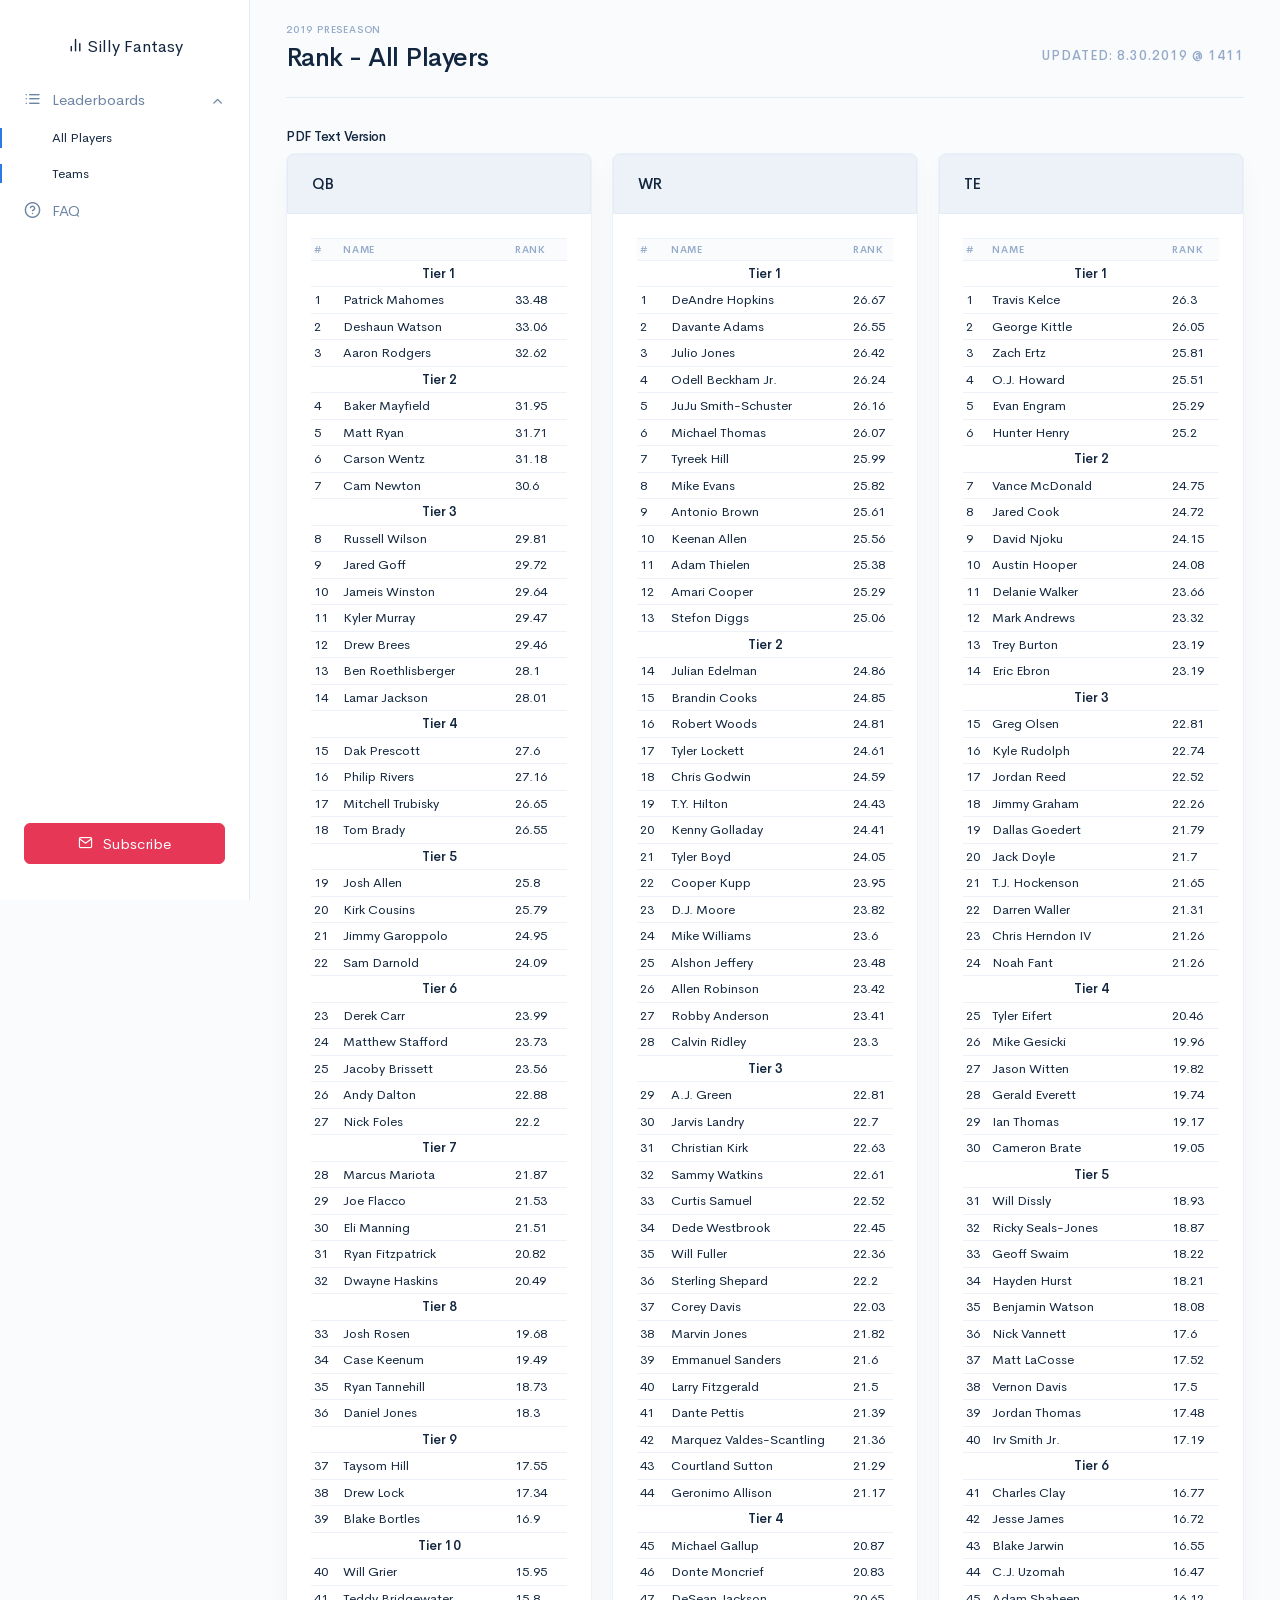
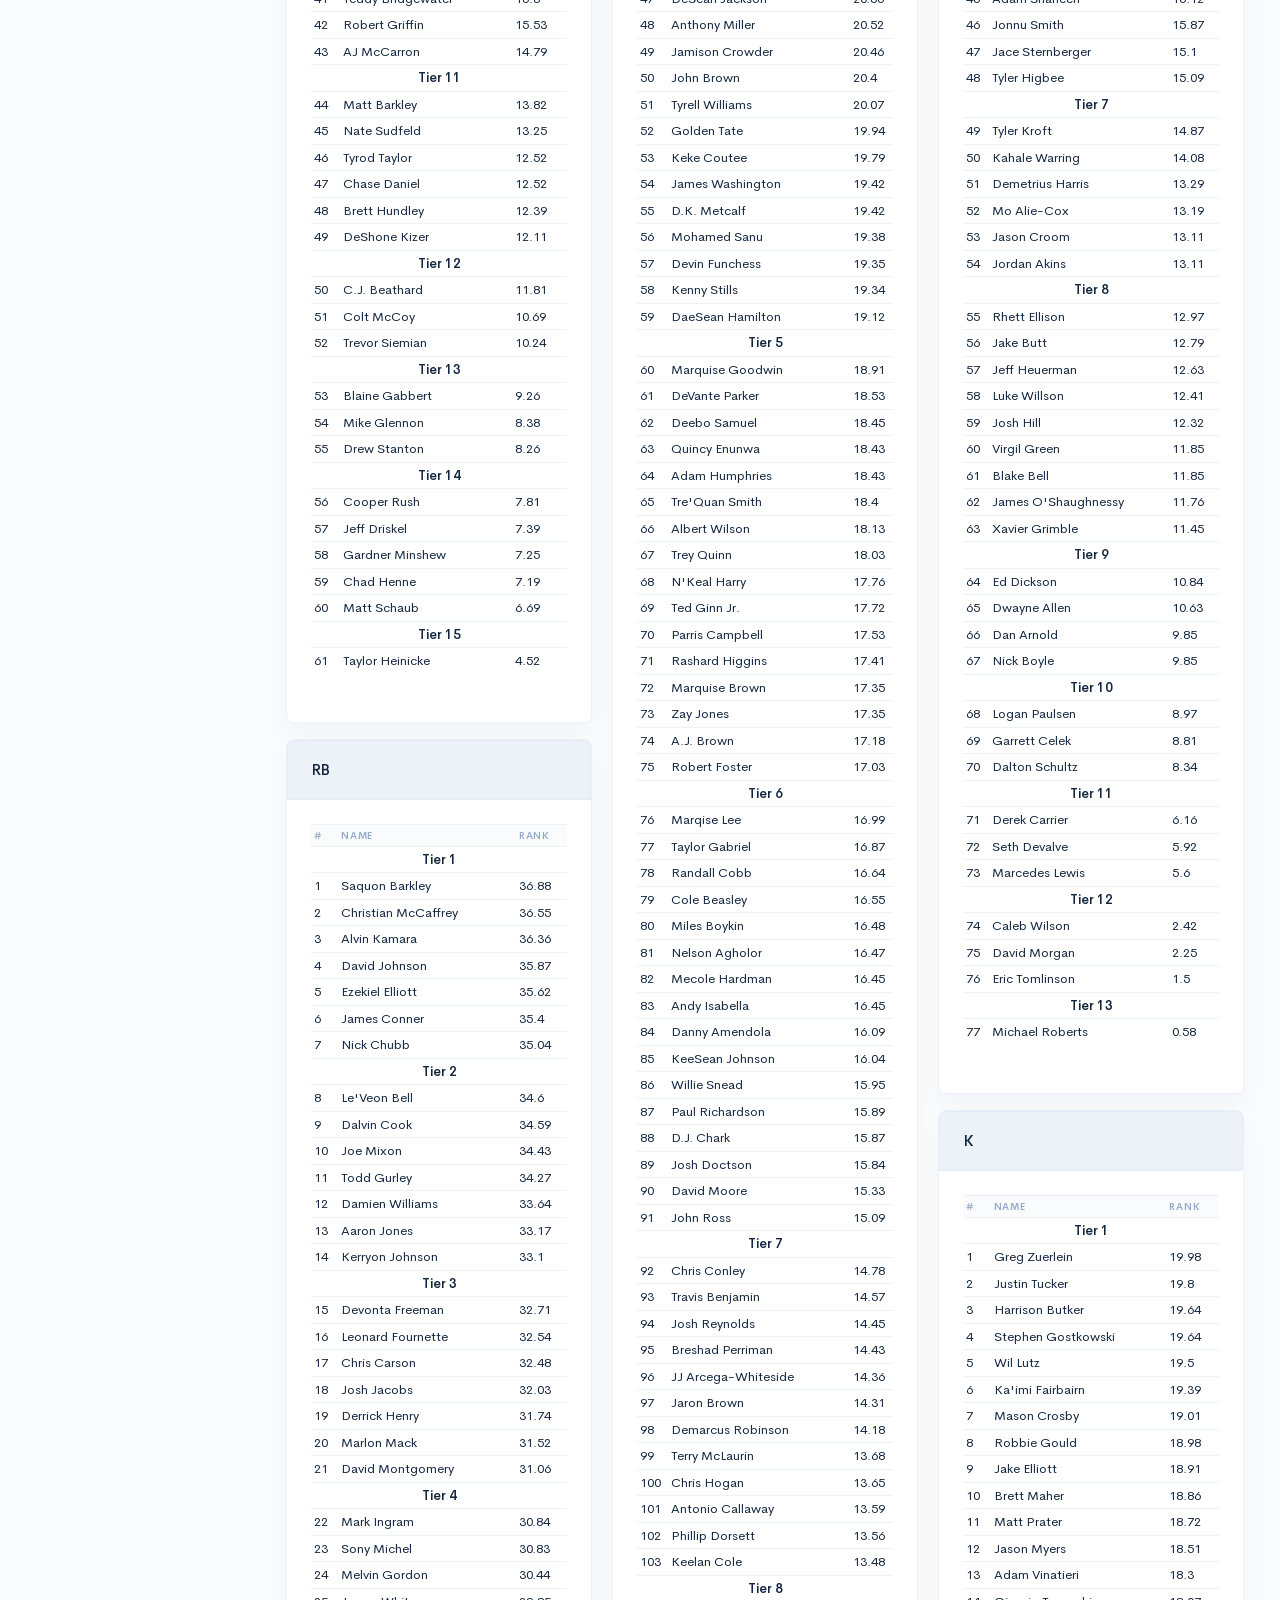
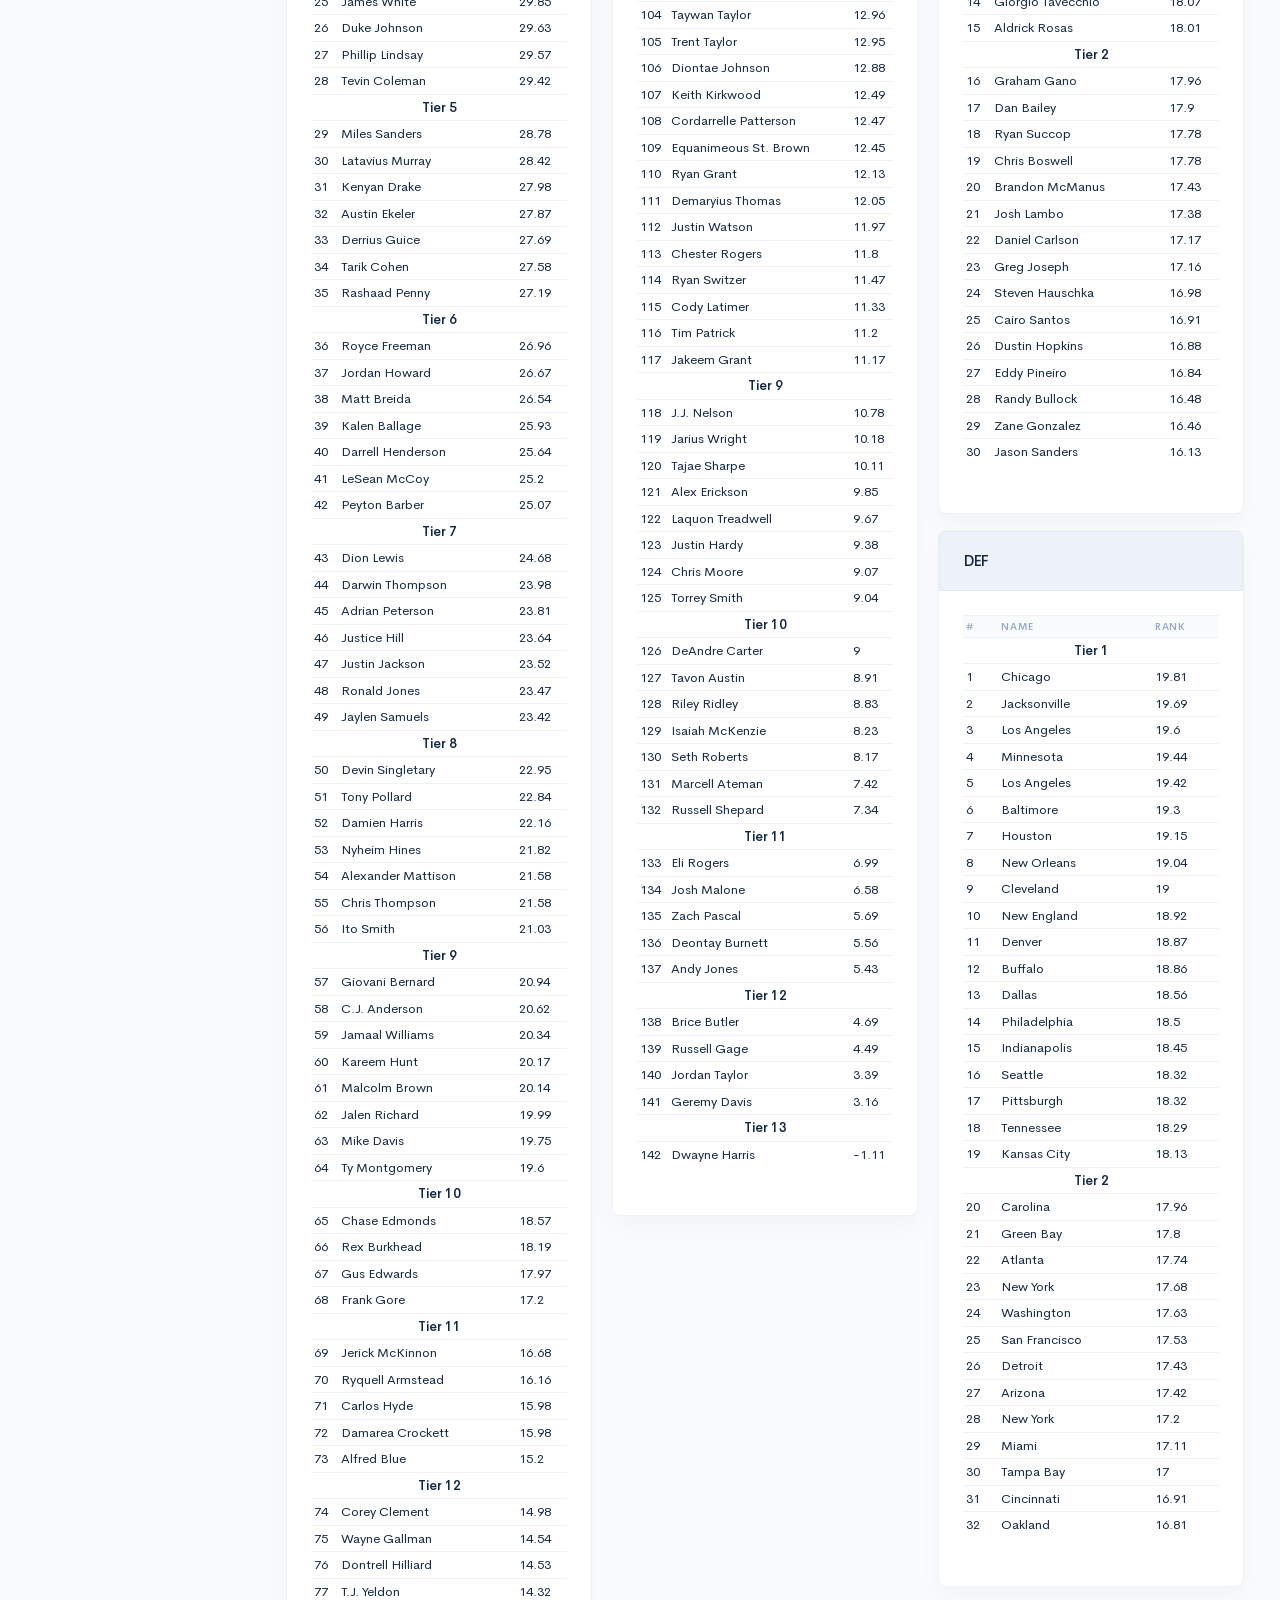
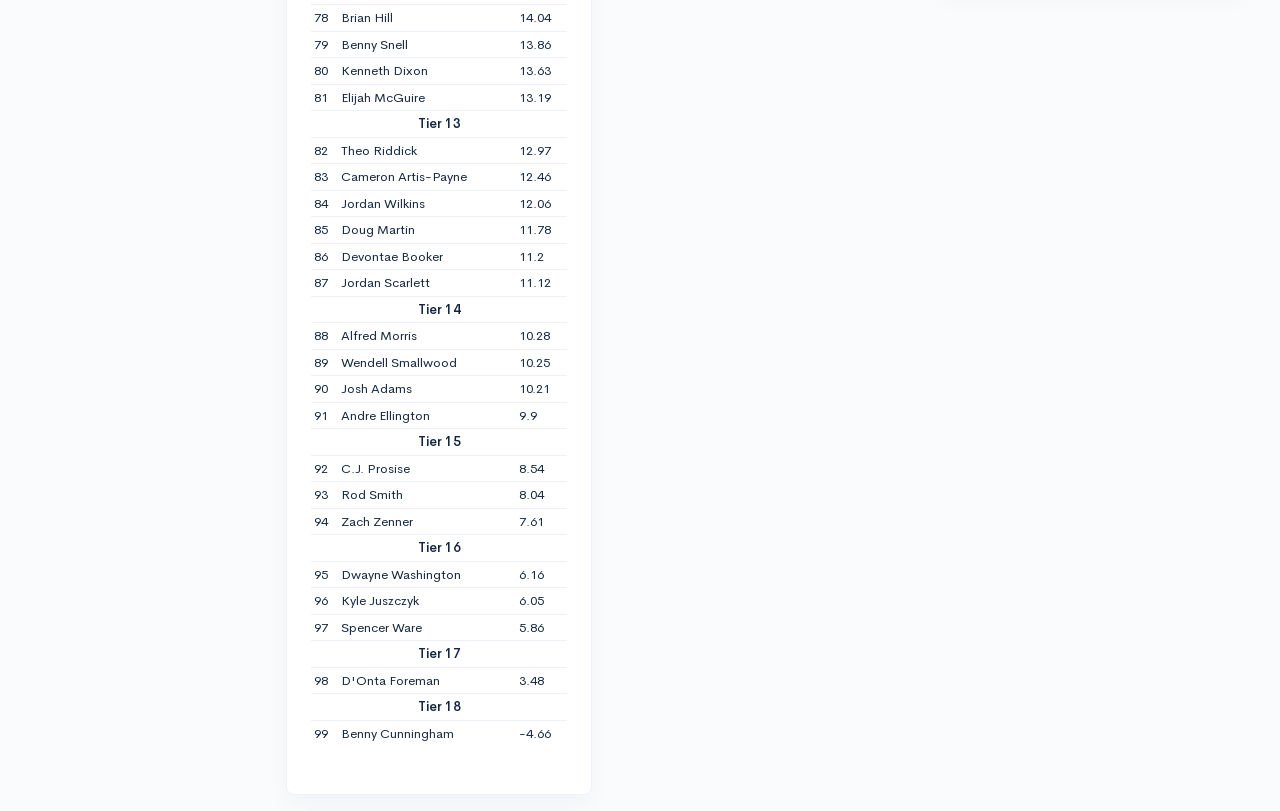
<file: wwwroot/index.html>
<!DOCTYPE html>
<html><head><meta charset="utf-8"><meta name="viewport" content="width=device-width, initial-scale=1, shrink-to-fit=no"><meta name="description" content="Win at fantasy football. Fantasy football rankings, analysis, and tools. A unique ranking system based on machine learning and advanced statistics."><link rel="stylesheet" href="./fonts/feather/feather.min.css"><link rel="stylesheet" href="./libs/flatpickr/dist/flatpickr.min.css"><link rel="stylesheet" href="./libs/quill/dist/quill.core.css"><link rel="stylesheet" href="./libs/select2/dist/css/select2.min.css"><link rel="stylesheet" href="./libs/highlight.js/styles/vs2015.css"><link rel="stylesheet" href="https://fonts.googleapis.com/icon?family=Material+Icons"><link rel="stylesheet" href="./css/theme.min.css" id="stylesheetLight"><link rel="stylesheet" href="./css/theme-dark.min.css" id="stylesheetDark"><style>body { display: none; }</style><title>Silly Fantasy - Fantasy Football Rankings, Analytics, & Tools</title></head><body style="display: block;"><nav class="navbar navbar-vertical fixed-left navbar-expand-md navbar-light" id="sidebar"><div class="container-fluid"><button class="navbar-toggler" type="button" data-toggle="collapse" data-target="#sidebarCollapse" aria-controls="sidebarCollapse" aria-expanded="false" aria-label="Toggle navigation"><span class="navbar-toggler-icon"></span></button><a class="navbar-brand" href="index.html"><span class="fe fe-bar-chart-2 mr-1"></span>Silly Fantasy</a><div class="collapse navbar-collapse" id="sidebarCollapse"><ul class="navbar-nav"><li class="nav-item"><a class="nav-link" href="#sidebarRankings" data-toggle="collapse" role="button" aria-expanded="true" aria-controls="sidebarRankings"><i class="fe fe-list"></i> Leaderboards
                        </a><div class="collapse show" id="sidebarDashboards"><ul class="nav nav-sm flex-column"><li class="nav-item"><a href="index.html" class="nav-link active">
                                        All Players
                                    </a></li><li class="nav-item"><a href="teams.html" class="nav-link active">
                                        Teams
                                    </a></li></ul></div></li><li class="nav-item"><a class="nav-link" href="faq.html"><i class="fe fe-help-circle"></i> FAQ
                    </a></li></ul><div class="mt-auto"></div><a href="http://eepurl.com/gxpHez" id="mc-embedded-subscribe" class="btn btn-block btn-danger mb-4" target="_blank"><i class="fe fe-mail mr-2"></i> Subscribe
                </a></div></div></nav><div class="main-content"><div class="header"><div class="container-fluid"><div class="header-body"><div class="row align-items-end"><div class="col"><h6 class="header-pretitle">2019 Preseason</h6><h1 class="header-title">Rank - All Players</h1></div><div class="col-auto"><h5 class="header-pretitle">Updated: <span id="last-update">{ ERROR }</span></h5></div></div></div></div></div><div class="container-fluid"><h5><a href="https://s3-us-west-1.amazonaws.com/sillyfantasy.com/data/SillyFantasyRanks2019.pdf" target="_blank">PDF Text Version</a></h5><div class="card-columns"><div class="card"><div class="card-header bg-light border border-top"><div class="row align-items-center"><div class="col"><h4 class="card-header-title">QB</h4></div></div></div><div class="card-body"><div class="table-responsive"><table class="table table-sm" id="qb-table"><thead><tr><th scope="col" class="p-1">#</th><th scope="col" class="p-1">Name</th><th scope="col" class="p-1">Rank</th></tr></thead><tbody></tbody></table></div></div></div><div class="card"><div class="card-header bg-light border border-top"><div class="row align-items-center"><div class="col"><h4 class="card-header-title">RB</h4></div></div></div><div class="card-body"><div class="table-responsive"><table class="table table-sm" id="rb-table"><thead><tr><th scope="col" class="p-1">#</th><th scope="col" class="p-1">Name</th><th scope="col" class="p-1">Rank</th></tr></thead><tbody></tbody></table></div></div></div><div class="card"><div class="card-header bg-light border border-top"><div class="row align-items-center"><div class="col"><h4 class="card-header-title">WR</h4></div></div></div><div class="card-body"><div class="table-responsive"><table class="table table-sm" id="wr-table"><thead><tr><th scope="col" class="p-1">#</th><th scope="col" class="p-1">Name</th><th scope="col" class="p-1">Rank</th></tr></thead><tbody></tbody></table></div></div></div><div class="card"><div class="card-header bg-light border border-top"><div class="row align-items-center"><div class="col"><h4 class="card-header-title">TE</h4></div></div></div><div class="card-body"><div class="table-responsive"><table class="table table-sm" id="te-table"><thead><tr><th scope="col" class="p-1">#</th><th scope="col" class="p-1">Name</th><th scope="col" class="p-1">Rank</th></tr></thead><tbody></tbody></table></div></div></div><div class="card"><div class="card-header bg-light border border-top"><div class="row align-items-center"><div class="col"><h4 class="card-header-title">K</h4></div></div></div><div class="card-body"><div class="table-responsive"><table class="table table-sm" id="k-table"><thead><tr><th scope="col" class="p-1">#</th><th scope="col" class="p-1">Name</th><th scope="col" class="p-1">Rank</th></tr></thead><tbody></tbody></table></div></div></div><div class="card"><div class="card-header bg-light border border-top"><div class="row align-items-center"><div class="col"><h4 class="card-header-title">DEF</h4></div></div></div><div class="card-body"><div class="table-responsive"><table class="table table-sm" id="def-table"><thead><tr><th scope="col" class="p-1">#</th><th scope="col" class="p-1">Name</th><th scope="col" class="p-1">Rank</th></tr></thead><tbody></tbody></table></div></div></div></div></div></div><script src="./libs/jquery/dist/jquery.min.js"></script><script src="./libs/bootstrap/dist/js/bootstrap.bundle.min.js"></script><script src="./libs/@shopify/draggable/lib/es5/draggable.bundle.legacy.js"></script><script src="./libs/autosize/dist/autosize.min.js"></script><script src="./libs/chart.js/dist/Chart.min.js"></script><script src="./libs/dropzone/dist/min/dropzone.min.js"></script><script src="./libs/flatpickr/dist/flatpickr.min.js"></script><script src="./libs/highlightjs/highlight.pack.min.js"></script><script src="./libs/jquery-mask-plugin/dist/jquery.mask.min.js"></script><script src="./libs/list.js/dist/list.min.js"></script><script src="./libs/quill/dist/quill.min.js"></script><script src="./libs/select2/dist/js/select2.min.js"></script><script src="./libs/chart.js/Chart.extension.min.js"></script><script src="./js/theme.min.js"></script><script src="./data/ranks-overall.js"></script><script src="./js/ranks.js"></script><script src="./js/all.js"></script></body></html>
</file>
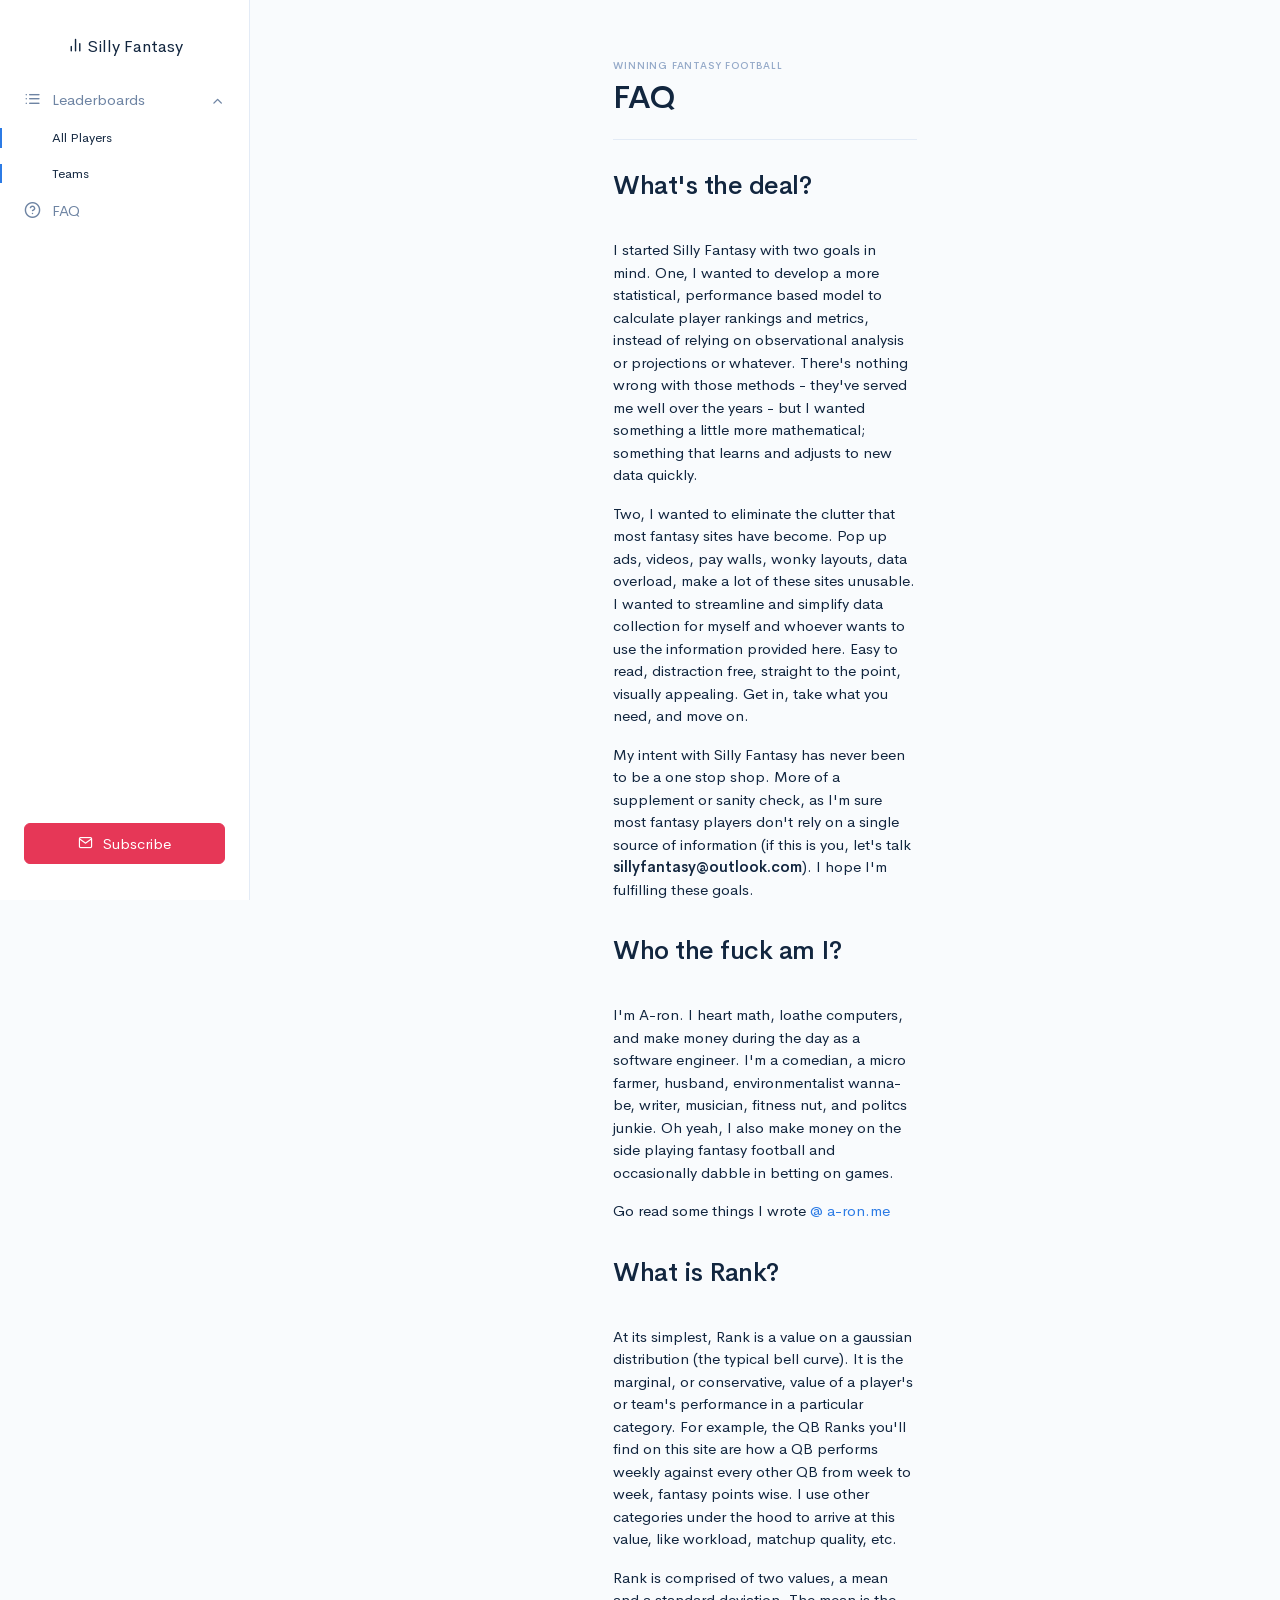
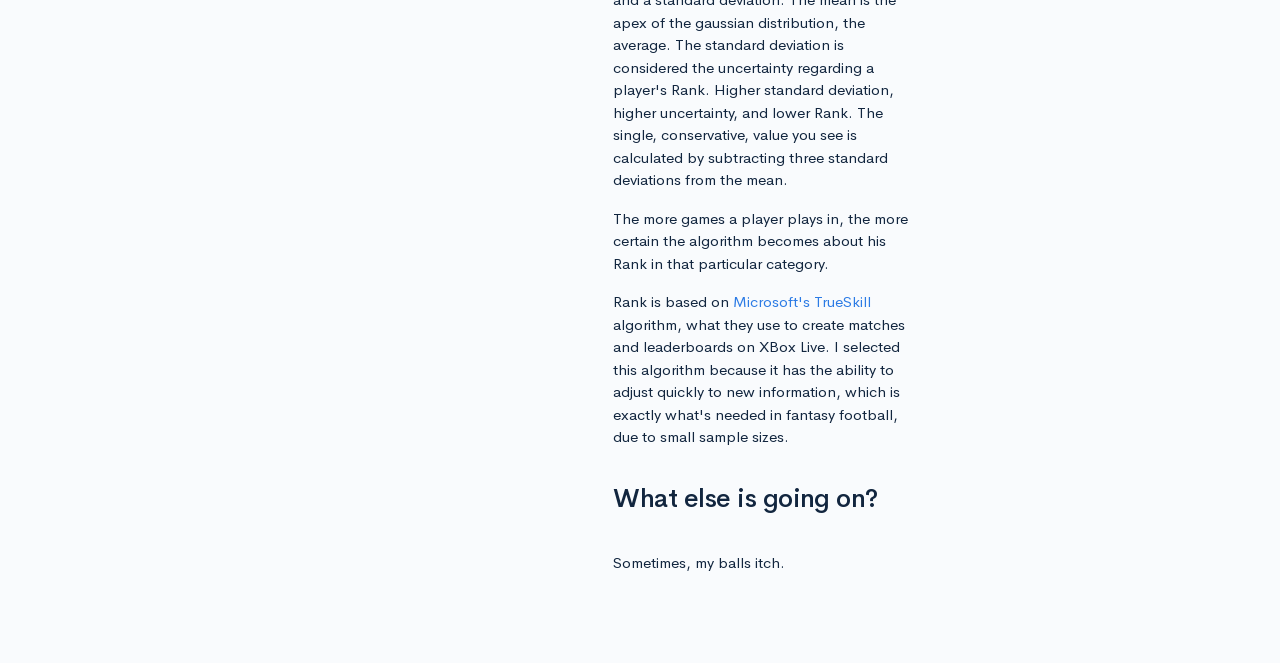
<file: wwwroot/faq.html>
<!DOCTYPE html>
<html><head><meta charset="utf-8"><meta name="viewport" content="width=device-width, initial-scale=1, shrink-to-fit=no"><meta name="description" content="Win at fantasy football. Fantasy football rankings, analysis, and tools. A unique ranking system based on machine learning and advanced statistics."><link rel="stylesheet" href="./fonts/feather/feather.min.css"><link rel="stylesheet" href="./libs/flatpickr/dist/flatpickr.min.css"><link rel="stylesheet" href="./libs/quill/dist/quill.core.css"><link rel="stylesheet" href="./libs/select2/dist/css/select2.min.css"><link rel="stylesheet" href="./libs/highlight.js/styles/vs2015.css"><link rel="stylesheet" href="https://fonts.googleapis.com/icon?family=Material+Icons"><link rel="stylesheet" href="./css/theme.min.css" id="stylesheetLight"><link rel="stylesheet" href="./css/theme-dark.min.css" id="stylesheetDark"><style>body { display: none; }</style><title>FAQ - Silly Fantasy</title></head><body style="display: block;"><nav class="navbar navbar-vertical fixed-left navbar-expand-md navbar-light" id="sidebar"><div class="container-fluid"><button class="navbar-toggler" type="button" data-toggle="collapse" data-target="#sidebarCollapse" aria-controls="sidebarCollapse" aria-expanded="false" aria-label="Toggle navigation"><span class="navbar-toggler-icon"></span></button><a class="navbar-brand" href="index.html"><span class="fe fe-bar-chart-2 mr-1"></span>Silly Fantasy</a><div class="collapse navbar-collapse" id="sidebarCollapse"><ul class="navbar-nav"><li class="nav-item"><a class="nav-link" href="#sidebarRankings" data-toggle="collapse" role="button" aria-expanded="true" aria-controls="sidebarRankings"><i class="fe fe-list"></i> Leaderboards
                        </a><div class="collapse show" id="sidebarDashboards"><ul class="nav nav-sm flex-column"><li class="nav-item"><a href="index.html" class="nav-link active">
                                        All Players
                                    </a></li><li class="nav-item"><a href="teams.html" class="nav-link active">
                                        Teams
                                    </a></li></ul></div></li><li class="nav-item"><a class="nav-link" href="faq.html"><i class="fe fe-help-circle"></i> FAQ
                    </a></li></ul><div class="mt-auto"></div><a href="http://eepurl.com/gxpHez" id="mc-embedded-subscribe" class="btn btn-block btn-danger mb-4" target="_blank"><i class="fe fe-mail mr-2"></i> Subscribe
                </a></div></div></nav><div class="main-content pb-6"><div class="container-fluid"><div class="row justify-content-center"><div class="col-12 col-lg-6 col-xl-4"><div class="header mt-md-5"><div class="header-body"><h6 class="header-pretitle">Winning Fantasy Football</h6><h1 class="header-title display-4">FAQ</h1></div></div><p><h1 class="header-title">What's the deal?</h1><br></p><p>I started Silly Fantasy with two goals in mind. One, I wanted to develop a more statistical, performance based model to calculate player rankings and metrics, instead of relying on observational analysis or projections or whatever. There's nothing wrong with those methods - they've served me well over the years - but I wanted something a little more mathematical; something that learns and adjusts to new data quickly.<br></p><p>Two, I wanted to eliminate the clutter that most fantasy sites have become. Pop up ads, videos, pay walls, wonky layouts, data overload, make a lot of these sites unusable. I wanted to streamline and simplify data collection for myself and whoever wants to use the information provided here. Easy to read, distraction free, straight to the point, visually appealing. Get in, take what you need, and move on.<br></p><p>My intent with Silly Fantasy has never been to be a one stop shop. More of a supplement or sanity check, as I'm sure most fantasy players don't rely on a single source of information (if this is you, let's talk <strong>sillyfantasy@outlook.com</strong>). I hope I'm fulfilling these goals.<br></p><p><h1 class="header-title mt-5">Who the fuck am I?</h1><br></p><p>I'm A-ron. I heart math, loathe computers, and make money during the day as a software engineer. I'm a comedian, a micro farmer, husband, environmentalist wanna-be, writer, musician, fitness nut, and politcs junkie. Oh yeah, I also make money on the side playing fantasy football and occasionally dabble in betting on games.<br></p><p>Go read some things I wrote <a href="https://a-ron.me" target="_blank">@ a-ron.me</a><br></p><p><h1 class="header-title mt-5">What is Rank?</h1><br></p><p>At its simplest, Rank is a value on a gaussian distribution (the typical bell curve). It is the marginal, or conservative, value of a player's or team's performance in a particular category. For example, the QB Ranks you'll find on this site are how a QB performs weekly against every other QB from week to week, fantasy points wise. I use other categories under the hood to arrive at this value, like workload, matchup quality, etc.<br></p><p>Rank is comprised of two values, a mean and a standard deviation. The mean is the apex of the gaussian distribution, the average. The standard deviation is considered the uncertainty regarding a player's Rank. Higher standard deviation, higher uncertainty, and lower Rank. The single, conservative, value you see is calculated by subtracting three standard deviations from the mean.<br></p><p>The more games a player plays in, the more certain the algorithm becomes about his Rank in that particular category.<br></p><p>Rank is based on <a href="https://www.microsoft.com/en-us/research/project/trueskill-ranking-system/" target="_blank">Microsoft's TrueSkill</a> algorithm, what they use to create matches and leaderboards on XBox Live. I selected this algorithm because it has the ability to adjust quickly to new information, which is exactly what's needed in fantasy football, due to small sample sizes.<br></p><p><h1 class="header-title mt-5">What else is going on?</h1><br></p><p>Sometimes, my balls itch.<br></p></div></div></div></div><script src="./libs/jquery/dist/jquery.min.js"></script><script src="./libs/bootstrap/dist/js/bootstrap.bundle.min.js"></script><script src="./libs/@shopify/draggable/lib/es5/draggable.bundle.legacy.js"></script><script src="./libs/autosize/dist/autosize.min.js"></script><script src="./libs/chart.js/dist/Chart.min.js"></script><script src="./libs/dropzone/dist/min/dropzone.min.js"></script><script src="./libs/flatpickr/dist/flatpickr.min.js"></script><script src="./libs/highlightjs/highlight.pack.min.js"></script><script src="./libs/jquery-mask-plugin/dist/jquery.mask.min.js"></script><script src="./libs/list.js/dist/list.min.js"></script><script src="./libs/quill/dist/quill.min.js"></script><script src="./libs/select2/dist/js/select2.min.js"></script><script src="./libs/chart.js/Chart.extension.min.js"></script><script src="./js/theme.min.js"></script></body></html>
</file>
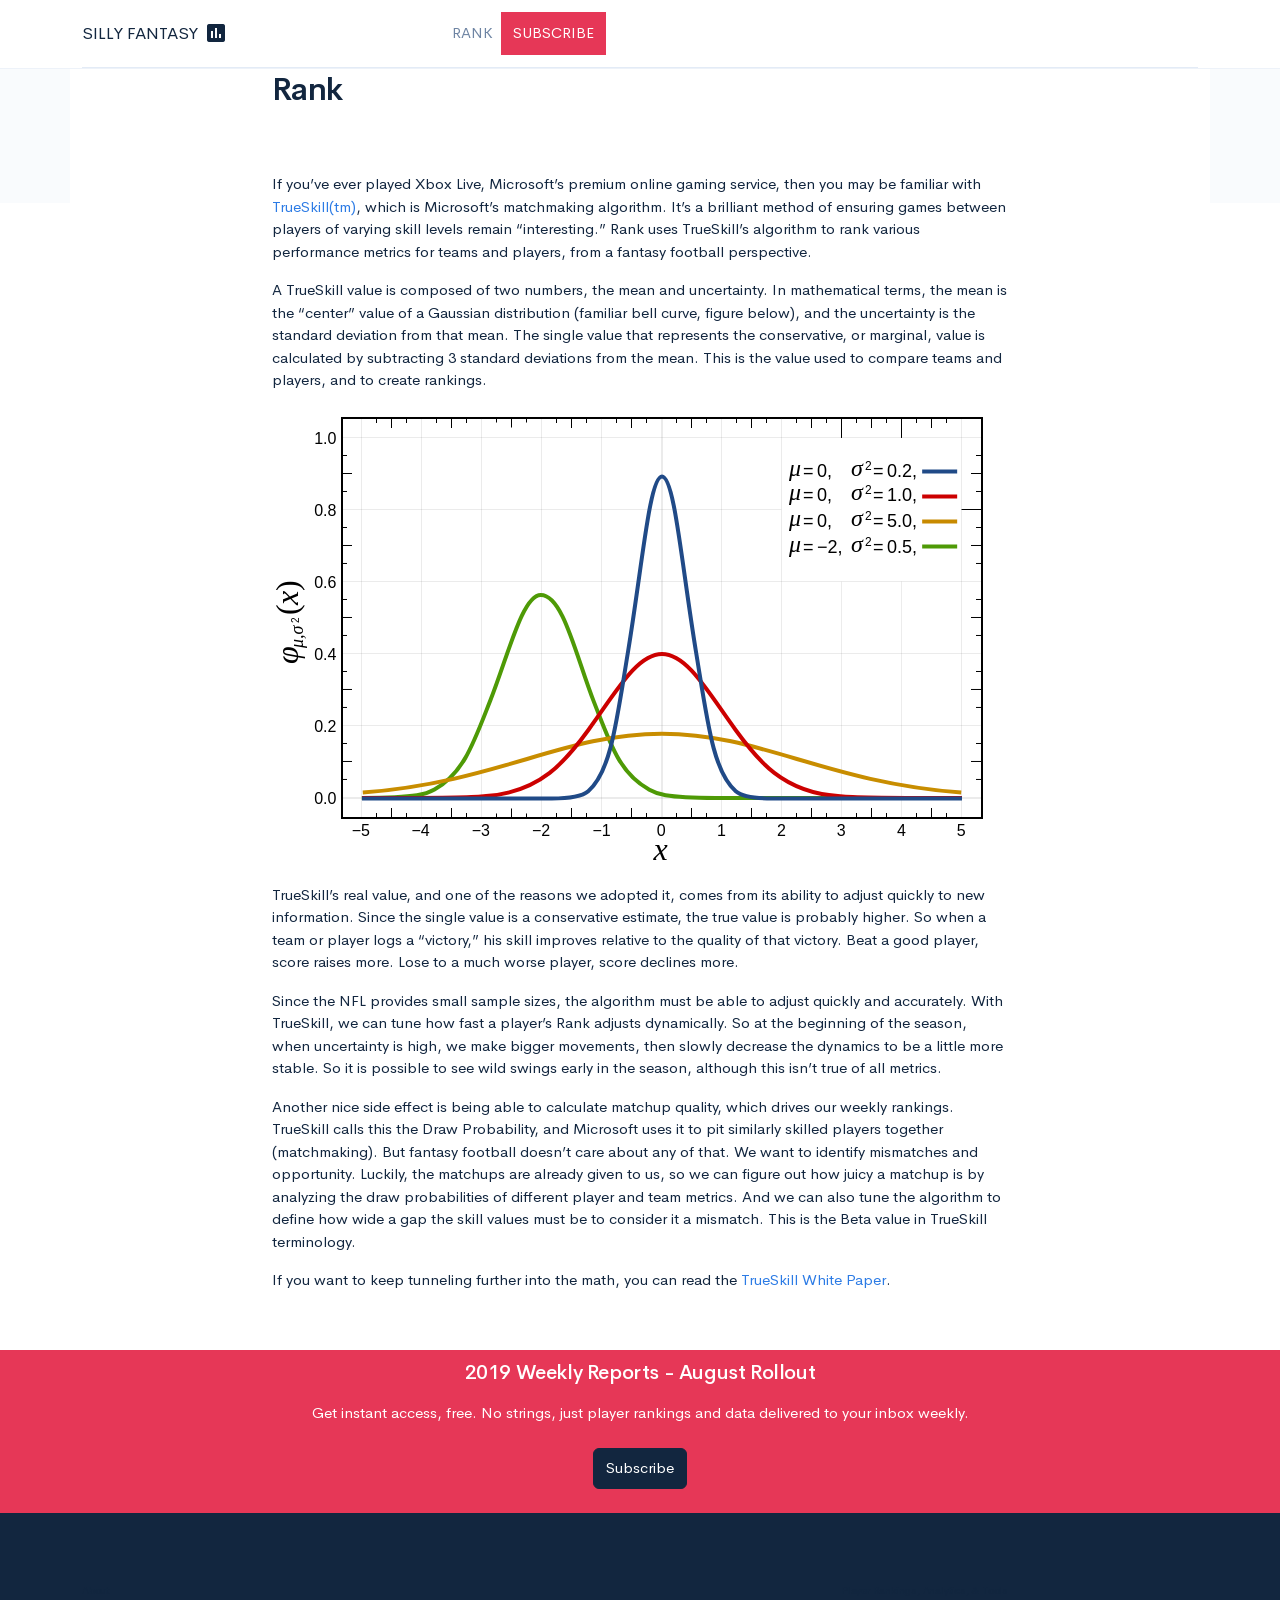
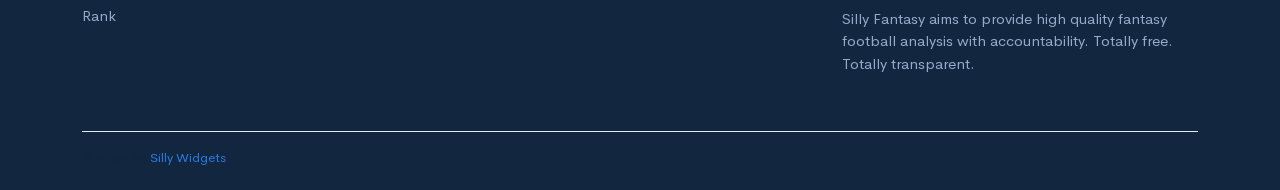
<file: wwwroot/rank.html>
<!DOCTYPE html>
<html><head><meta charset="utf-8"><meta name="viewport" content="width=device-width, initial-scale=1,shrink-to-fit=no"><link rel="stylesheet" href="https://fonts.googleapis.com/css?family=Playfair+Display:400,700%7CFira+Sans:300,400,400i,600"><link rel="stylesheet" href="https://fonts.googleapis.com/icon?family=Material+Icons"><link rel="stylesheet" href="css/theme.min.css"><title>Rank</title></head><body><header class="site-header fixed-top bg-white border-bottom border-light"><a href="#content" class="sr-only sr-only-focusable">Skip to content</a><div class="container"><nav class="navbar main-nav navbar-expand-lg navbar-light" aria-label="Main navigation"><a href="index.html" class="navbar-brand d-inline-flex text-uppercase">Silly Fantasy<i class="material-icons ml-2" aria-hidden="true">insert_chart_outlined</i></a><button class="navbar-toggler" type="button" data-toggle="collapse" data-target="#navbarContent" aria-controls="navbarContent" aria-expanded="false" aria-label="Toggle navigation"><span class="navbar-toggler-icon"></span></button><div class="collapse navbar-collapse text-uppercase" id="navbarContent"><ul class="navbar-nav ml-auto"><li class="nav-item"><a href="rank.html" class="nav-link">Rank</a></li><li class="nav-item"><a href="http://eepurl.com/gxpHez" id="mc-embedded-subscribe" target="_blank" class="nav-link bg-danger text-white px-3">Subscribe</a></li></ul></div></nav></div></header><main id="content"><div class="container py-6 bg-white text-dark"><div class="row justify-content-center"><div class="col-lg-8"><h1 class="display-4 mb-4">Rank</h1><p class="lead text-muted"></p></div></div></div><div class="bg-white text-black"><div class="container py-2"><div class="bg-white mt-n6 px-3 px-lg-0"><div class="row justify-content-center py-4 py-lg-5"><div class="col-md-10 col-lg-8"><p>If you’ve ever played Xbox Live, Microsoft’s premium online gaming service, then you may be familiar with <a href="https://www.microsoft.com/en-us/research/project/trueskill-ranking-system/">TrueSkill(tm)</a>, which is Microsoft’s matchmaking algorithm. It’s a brilliant method of ensuring games between players of varying skill levels remain “interesting.” Rank  uses TrueSkill’s algorithm to rank various performance metrics for teams and players, from a fantasy football perspective.<br></p><p>A TrueSkill value is composed of two numbers, the mean and uncertainty. In mathematical terms, the mean is the “center” value of a Gaussian distribution (familiar bell curve, figure below), and the uncertainty is the standard deviation from that mean. The single value that represents the conservative, or marginal, value is calculated by subtracting 3 standard deviations from the mean. This is the value used to compare teams and players, and to create rankings.<br></p><p><img src="img/gaussians.svg" /><br></p><p>TrueSkill’s real value, and one of the reasons we adopted it, comes from its ability to adjust quickly to new information. Since the single value is a conservative estimate, the true value is probably higher. So when a team or player logs a “victory,” his skill improves relative to the quality of that victory. Beat a good player, score raises more. Lose to a much worse player, score declines more.<br></p><p>Since the NFL provides small sample sizes, the algorithm must be able to adjust quickly and accurately. With TrueSkill, we can tune how fast a player’s Rank adjusts dynamically. So at the beginning of the season, when uncertainty is high, we make bigger movements, then slowly decrease the dynamics to be a little more stable. So it is possible to see wild swings early in the season, although this isn’t true of all metrics.<br></p><p>Another nice side effect is being able to calculate matchup quality, which drives our weekly rankings. TrueSkill calls this the Draw Probability, and Microsoft uses it to pit similarly skilled players together (matchmaking). But fantasy football doesn’t care about any of that. We want to identify mismatches and opportunity. Luckily, the matchups are already given to us, so we can figure out how juicy a matchup is by analyzing the draw probabilities of different player and team metrics. And we can also tune the algorithm to define how wide a gap the skill values must be to consider it a mismatch. This is the Beta value in TrueSkill terminology.<br></p><p>If you want to keep tunneling further into the math, you can read the <a href="https://papers.nips.cc/paper/3079-trueskilltm-a-bayesian-skill-rating-system.pdf">TrueSkill White Paper</a>.<br></p></div></div></div></div></div><div class="bg-danger text-dark text-center text-white"><div class="container py-3"><h2>2019 Weekly Reports - August Rollout</h2><p class="mb-4">Get instant access, free. No strings, just player rankings and data delivered to your inbox weekly.</p><form action="https://outlook.us3.list-manage.com/subscribe/post?u=c047cfaec1ebb54d7fc819a0c&amp;id=492338fc28" method="post" id="mc-embedded-subscribe-form" name="mc-embedded-subscribe-form" class="validate" target="_blank" novalidate=""><div id="mc_embed_signup_scroll" class="form-row justify-content-center align-items-center"><div style="position: absolute; left: -5000px;" aria-hidden="true"><input type="text" name="b_c047cfaec1ebb54d7fc819a0c_492338fc28" tabindex="-1" value=""></input></div><div class="clear"><input type="submit" value="Subscribe" name="subscribe" id="mc-embedded-subscribe" class="btn btn-dark mb-3"></input></div></div></form></div></div></main><footer class="bg-dark"><div class="container pt-6 pb-2"><div class="row justify-content-md-between"><div class="col-4 col-md-2 mb-4"><h4 class="h6">About</h4><ul class="nav flex-column"><li class="mb-1"><a href="rank.html" class="text-muted">Rank</a></li></ul></div><div class="col-4 col-md-2 mb-4"></div><div class="col-4 col-md-2 mb-4"></div><div class="col-sm-12 col-md-4 mb-4"><h3 class="h6 mb-3">Player Rankings, Analytics, & Tools</h3><p class="text-muted">Silly Fantasy aims to provide high quality fantasy football analysis with accountability. Totally free. Totally transparent.</p></div></div><hr></hr><p class="small">© Made by <a href="http://sillywidgets.com" target="_blank">Silly Widgets</a></p></div></footer><script src="js/theme.min.js"></script></body></html>
</file>
<file: wwwroot/libs/quill/dist/quill.core.css>
/*!
 * Quill Editor v1.3.6
 * https://quilljs.com/
 * Copyright (c) 2014, Jason Chen
 * Copyright (c) 2013, salesforce.com
 */
.ql-container {
  box-sizing: border-box;
  font-family: Helvetica, Arial, sans-serif;
  font-size: 13px;
  height: 100%;
  margin: 0px;
  position: relative;
}
.ql-container.ql-disabled .ql-tooltip {
  visibility: hidden;
}
.ql-container.ql-disabled .ql-editor ul[data-checked] > li::before {
  pointer-events: none;
}
.ql-clipboard {
  left: -100000px;
  height: 1px;
  overflow-y: hidden;
  position: absolute;
  top: 50%;
}
.ql-clipboard p {
  margin: 0;
  padding: 0;
}
.ql-editor {
  box-sizing: border-box;
  line-height: 1.42;
  height: 100%;
  outline: none;
  overflow-y: auto;
  padding: 12px 15px;
  tab-size: 4;
  -moz-tab-size: 4;
  text-align: left;
  white-space: pre-wrap;
  word-wrap: break-word;
}
.ql-editor > * {
  cursor: text;
}
.ql-editor p,
.ql-editor ol,
.ql-editor ul,
.ql-editor pre,
.ql-editor blockquote,
.ql-editor h1,
.ql-editor h2,
.ql-editor h3,
.ql-editor h4,
.ql-editor h5,
.ql-editor h6 {
  margin: 0;
  padding: 0;
  counter-reset: list-1 list-2 list-3 list-4 list-5 list-6 list-7 list-8 list-9;
}
.ql-editor ol,
.ql-editor ul {
  padding-left: 1.5em;
}
.ql-editor ol > li,
.ql-editor ul > li {
  list-style-type: none;
}
.ql-editor ul > li::before {
  content: '\2022';
}
.ql-editor ul[data-checked=true],
.ql-editor ul[data-checked=false] {
  pointer-events: none;
}
.ql-editor ul[data-checked=true] > li *,
.ql-editor ul[data-checked=false] > li * {
  pointer-events: all;
}
.ql-editor ul[data-checked=true] > li::before,
.ql-editor ul[data-checked=false] > li::before {
  color: #777;
  cursor: pointer;
  pointer-events: all;
}
.ql-editor ul[data-checked=true] > li::before {
  content: '\2611';
}
.ql-editor ul[data-checked=false] > li::before {
  content: '\2610';
}
.ql-editor li::before {
  display: inline-block;
  white-space: nowrap;
  width: 1.2em;
}
.ql-editor li:not(.ql-direction-rtl)::before {
  margin-left: -1.5em;
  margin-right: 0.3em;
  text-align: right;
}
.ql-editor li.ql-direction-rtl::before {
  margin-left: 0.3em;
  margin-right: -1.5em;
}
.ql-editor ol li:not(.ql-direction-rtl),
.ql-editor ul li:not(.ql-direction-rtl) {
  padding-left: 1.5em;
}
.ql-editor ol li.ql-direction-rtl,
.ql-editor ul li.ql-direction-rtl {
  padding-right: 1.5em;
}
.ql-editor ol li {
  counter-reset: list-1 list-2 list-3 list-4 list-5 list-6 list-7 list-8 list-9;
  counter-increment: list-0;
}
.ql-editor ol li:before {
  content: counter(list-0, decimal) '. ';
}
.ql-editor ol li.ql-indent-1 {
  counter-increment: list-1;
}
.ql-editor ol li.ql-indent-1:before {
  content: counter(list-1, lower-alpha) '. ';
}
.ql-editor ol li.ql-indent-1 {
  counter-reset: list-2 list-3 list-4 list-5 list-6 list-7 list-8 list-9;
}
.ql-editor ol li.ql-indent-2 {
  counter-increment: list-2;
}
.ql-editor ol li.ql-indent-2:before {
  content: counter(list-2, lower-roman) '. ';
}
.ql-editor ol li.ql-indent-2 {
  counter-reset: list-3 list-4 list-5 list-6 list-7 list-8 list-9;
}
.ql-editor ol li.ql-indent-3 {
  counter-increment: list-3;
}
.ql-editor ol li.ql-indent-3:before {
  content: counter(list-3, decimal) '. ';
}
.ql-editor ol li.ql-indent-3 {
  counter-reset: list-4 list-5 list-6 list-7 list-8 list-9;
}
.ql-editor ol li.ql-indent-4 {
  counter-increment: list-4;
}
.ql-editor ol li.ql-indent-4:before {
  content: counter(list-4, lower-alpha) '. ';
}
.ql-editor ol li.ql-indent-4 {
  counter-reset: list-5 list-6 list-7 list-8 list-9;
}
.ql-editor ol li.ql-indent-5 {
  counter-increment: list-5;
}
.ql-editor ol li.ql-indent-5:before {
  content: counter(list-5, lower-roman) '. ';
}
.ql-editor ol li.ql-indent-5 {
  counter-reset: list-6 list-7 list-8 list-9;
}
.ql-editor ol li.ql-indent-6 {
  counter-increment: list-6;
}
.ql-editor ol li.ql-indent-6:before {
  content: counter(list-6, decimal) '. ';
}
.ql-editor ol li.ql-indent-6 {
  counter-reset: list-7 list-8 list-9;
}
.ql-editor ol li.ql-indent-7 {
  counter-increment: list-7;
}
.ql-editor ol li.ql-indent-7:before {
  content: counter(list-7, lower-alpha) '. ';
}
.ql-editor ol li.ql-indent-7 {
  counter-reset: list-8 list-9;
}
.ql-editor ol li.ql-indent-8 {
  counter-increment: list-8;
}
.ql-editor ol li.ql-indent-8:before {
  content: counter(list-8, lower-roman) '. ';
}
.ql-editor ol li.ql-indent-8 {
  counter-reset: list-9;
}
.ql-editor ol li.ql-indent-9 {
  counter-increment: list-9;
}
.ql-editor ol li.ql-indent-9:before {
  content: counter(list-9, decimal) '. ';
}
.ql-editor .ql-indent-1:not(.ql-direction-rtl) {
  padding-left: 3em;
}
.ql-editor li.ql-indent-1:not(.ql-direction-rtl) {
  padding-left: 4.5em;
}
.ql-editor .ql-indent-1.ql-direction-rtl.ql-align-right {
  padding-right: 3em;
}
.ql-editor li.ql-indent-1.ql-direction-rtl.ql-align-right {
  padding-right: 4.5em;
}
.ql-editor .ql-indent-2:not(.ql-direction-rtl) {
  padding-left: 6em;
}
.ql-editor li.ql-indent-2:not(.ql-direction-rtl) {
  padding-left: 7.5em;
}
.ql-editor .ql-indent-2.ql-direction-rtl.ql-align-right {
  padding-right: 6em;
}
.ql-editor li.ql-indent-2.ql-direction-rtl.ql-align-right {
  padding-right: 7.5em;
}
.ql-editor .ql-indent-3:not(.ql-direction-rtl) {
  padding-left: 9em;
}
.ql-editor li.ql-indent-3:not(.ql-direction-rtl) {
  padding-left: 10.5em;
}
.ql-editor .ql-indent-3.ql-direction-rtl.ql-align-right {
  padding-right: 9em;
}
.ql-editor li.ql-indent-3.ql-direction-rtl.ql-align-right {
  padding-right: 10.5em;
}
.ql-editor .ql-indent-4:not(.ql-direction-rtl) {
  padding-left: 12em;
}
.ql-editor li.ql-indent-4:not(.ql-direction-rtl) {
  padding-left: 13.5em;
}
.ql-editor .ql-indent-4.ql-direction-rtl.ql-align-right {
  padding-right: 12em;
}
.ql-editor li.ql-indent-4.ql-direction-rtl.ql-align-right {
  padding-right: 13.5em;
}
.ql-editor .ql-indent-5:not(.ql-direction-rtl) {
  padding-left: 15em;
}
.ql-editor li.ql-indent-5:not(.ql-direction-rtl) {
  padding-left: 16.5em;
}
.ql-editor .ql-indent-5.ql-direction-rtl.ql-align-right {
  padding-right: 15em;
}
.ql-editor li.ql-indent-5.ql-direction-rtl.ql-align-right {
  padding-right: 16.5em;
}
.ql-editor .ql-indent-6:not(.ql-direction-rtl) {
  padding-left: 18em;
}
.ql-editor li.ql-indent-6:not(.ql-direction-rtl) {
  padding-left: 19.5em;
}
.ql-editor .ql-indent-6.ql-direction-rtl.ql-align-right {
  padding-right: 18em;
}
.ql-editor li.ql-indent-6.ql-direction-rtl.ql-align-right {
  padding-right: 19.5em;
}
.ql-editor .ql-indent-7:not(.ql-direction-rtl) {
  padding-left: 21em;
}
.ql-editor li.ql-indent-7:not(.ql-direction-rtl) {
  padding-left: 22.5em;
}
.ql-editor .ql-indent-7.ql-direction-rtl.ql-align-right {
  padding-right: 21em;
}
.ql-editor li.ql-indent-7.ql-direction-rtl.ql-align-right {
  padding-right: 22.5em;
}
.ql-editor .ql-indent-8:not(.ql-direction-rtl) {
  padding-left: 24em;
}
.ql-editor li.ql-indent-8:not(.ql-direction-rtl) {
  padding-left: 25.5em;
}
.ql-editor .ql-indent-8.ql-direction-rtl.ql-align-right {
  padding-right: 24em;
}
.ql-editor li.ql-indent-8.ql-direction-rtl.ql-align-right {
  padding-right: 25.5em;
}
.ql-editor .ql-indent-9:not(.ql-direction-rtl) {
  padding-left: 27em;
}
.ql-editor li.ql-indent-9:not(.ql-direction-rtl) {
  padding-left: 28.5em;
}
.ql-editor .ql-indent-9.ql-direction-rtl.ql-align-right {
  padding-right: 27em;
}
.ql-editor li.ql-indent-9.ql-direction-rtl.ql-align-right {
  padding-right: 28.5em;
}
.ql-editor .ql-video {
  display: block;
  max-width: 100%;
}
.ql-editor .ql-video.ql-align-center {
  margin: 0 auto;
}
.ql-editor .ql-video.ql-align-right {
  margin: 0 0 0 auto;
}
.ql-editor .ql-bg-black {
  background-color: #000;
}
.ql-editor .ql-bg-red {
  background-color: #e60000;
}
.ql-editor .ql-bg-orange {
  background-color: #f90;
}
.ql-editor .ql-bg-yellow {
  background-color: #ff0;
}
.ql-editor .ql-bg-green {
  background-color: #008a00;
}
.ql-editor .ql-bg-blue {
  background-color: #06c;
}
.ql-editor .ql-bg-purple {
  background-color: #93f;
}
.ql-editor .ql-color-white {
  color: #fff;
}
.ql-editor .ql-color-red {
  color: #e60000;
}
.ql-editor .ql-color-orange {
  color: #f90;
}
.ql-editor .ql-color-yellow {
  color: #ff0;
}
.ql-editor .ql-color-green {
  color: #008a00;
}
.ql-editor .ql-color-blue {
  color: #06c;
}
.ql-editor .ql-color-purple {
  color: #93f;
}
.ql-editor .ql-font-serif {
  font-family: Georgia, Times New Roman, serif;
}
.ql-editor .ql-font-monospace {
  font-family: Monaco, Courier New, monospace;
}
.ql-editor .ql-size-small {
  font-size: 0.75em;
}
.ql-editor .ql-size-large {
  font-size: 1.5em;
}
.ql-editor .ql-size-huge {
  font-size: 2.5em;
}
.ql-editor .ql-direction-rtl {
  direction: rtl;
  text-align: inherit;
}
.ql-editor .ql-align-center {
  text-align: center;
}
.ql-editor .ql-align-justify {
  text-align: justify;
}
.ql-editor .ql-align-right {
  text-align: right;
}
.ql-editor.ql-blank::before {
  color: rgba(0,0,0,0.6);
  content: attr(data-placeholder);
  font-style: italic;
  left: 15px;
  pointer-events: none;
  position: absolute;
  right: 15px;
}
</file>
<file: wwwroot/libs/highlight.js/styles/vs2015.css>
/*
 * Visual Studio 2015 dark style
 * Author: Nicolas LLOBERA <nllobera@gmail.com>
 */

.hljs {
  display: block;
  overflow-x: auto;
  padding: 0.5em;
  background: #1E1E1E;
  color: #DCDCDC;
}

.hljs-keyword,
.hljs-literal,
.hljs-symbol,
.hljs-name {
  color: #569CD6;
}
.hljs-link {
  color: #569CD6;
  text-decoration: underline;
}

.hljs-built_in,
.hljs-type {
  color: #4EC9B0;
}

.hljs-number,
.hljs-class {
  color: #B8D7A3;
}

.hljs-string,
.hljs-meta-string {
  color: #D69D85;
}

.hljs-regexp,
.hljs-template-tag {
  color: #9A5334;
}

.hljs-subst,
.hljs-function,
.hljs-title,
.hljs-params,
.hljs-formula {
  color: #DCDCDC;
}

.hljs-comment,
.hljs-quote {
  color: #57A64A;
  font-style: italic;
}

.hljs-doctag {
  color: #608B4E;
}

.hljs-meta,
.hljs-meta-keyword,
.hljs-tag {
  color: #9B9B9B;
}

.hljs-variable,
.hljs-template-variable {
  color: #BD63C5;
}

.hljs-attr,
.hljs-attribute,
.hljs-builtin-name {
  color: #9CDCFE;
}

.hljs-section {
  color: gold;
}

.hljs-emphasis {
  font-style: italic;
}

.hljs-strong {
  font-weight: bold;
}

/*.hljs-code {
  font-family:'Monospace';
}*/

.hljs-bullet,
.hljs-selector-tag,
.hljs-selector-id,
.hljs-selector-class,
.hljs-selector-attr,
.hljs-selector-pseudo {
  color: #D7BA7D;
}

.hljs-addition {
  background-color: #144212;
  display: inline-block;
  width: 100%;
}

.hljs-deletion {
  background-color: #600;
  display: inline-block;
  width: 100%;
}
</file>
<file: wwwroot/fonts/feather/feather.min.css>
@font-face{font-family:Feather;src:url(fonts/Feather.ttf?sdxovp) format("truetype"),url(fonts/Feather.woff?sdxovp) format("woff"),url(fonts/Feather.svg?sdxovp#Feather) format("svg");font-weight:400;font-style:normal}.fe{font-family:Feather!important;speak:none;font-style:normal;font-weight:400;font-variant:normal;text-transform:none;line-height:1;-webkit-font-smoothing:antialiased;-moz-osx-font-smoothing:grayscale}.fe-activity:before{content:"\e900"}.fe-airplay:before{content:"\e901"}.fe-alert-circle:before{content:"\e902"}.fe-alert-octagon:before{content:"\e903"}.fe-alert-triangle:before{content:"\e904"}.fe-align-center:before{content:"\e905"}.fe-align-justify:before{content:"\e906"}.fe-align-left:before{content:"\e907"}.fe-align-right:before{content:"\e908"}.fe-anchor:before{content:"\e909"}.fe-aperture:before{content:"\e90a"}.fe-archive:before{content:"\e90b"}.fe-arrow-down:before{content:"\e90c"}.fe-arrow-down-circle:before{content:"\e90d"}.fe-arrow-down-left:before{content:"\e90e"}.fe-arrow-down-right:before{content:"\e90f"}.fe-arrow-left:before{content:"\e910"}.fe-arrow-left-circle:before{content:"\e911"}.fe-arrow-right:before{content:"\e912"}.fe-arrow-right-circle:before{content:"\e913"}.fe-arrow-up:before{content:"\e914"}.fe-arrow-up-circle:before{content:"\e915"}.fe-arrow-up-left:before{content:"\e916"}.fe-arrow-up-right:before{content:"\e917"}.fe-at-sign:before{content:"\e918"}.fe-award:before{content:"\e919"}.fe-bar-chart:before{content:"\e91a"}.fe-bar-chart-2:before{content:"\e91b"}.fe-battery:before{content:"\e91c"}.fe-battery-charging:before{content:"\e91d"}.fe-bell:before{content:"\e91e"}.fe-bell-off:before{content:"\e91f"}.fe-bluetooth:before{content:"\e920"}.fe-bold:before{content:"\e921"}.fe-book:before{content:"\e922"}.fe-book-open:before{content:"\e923"}.fe-bookmark:before{content:"\e924"}.fe-box:before{content:"\e925"}.fe-briefcase:before{content:"\e926"}.fe-calendar:before{content:"\e927"}.fe-camera:before{content:"\e928"}.fe-camera-off:before{content:"\e929"}.fe-cast:before{content:"\e92a"}.fe-check:before{content:"\e92b"}.fe-check-circle:before{content:"\e92c"}.fe-check-square:before{content:"\e92d"}.fe-chevron-down:before{content:"\e92e"}.fe-chevron-left:before{content:"\e92f"}.fe-chevron-right:before{content:"\e930"}.fe-chevron-up:before{content:"\e931"}.fe-chevrons-down:before{content:"\e932"}.fe-chevrons-left:before{content:"\e933"}.fe-chevrons-right:before{content:"\e934"}.fe-chevrons-up:before{content:"\e935"}.fe-chrome:before{content:"\e936"}.fe-circle:before{content:"\e937"}.fe-clipboard:before{content:"\e938"}.fe-clock:before{content:"\e939"}.fe-cloud:before{content:"\e93a"}.fe-cloud-drizzle:before{content:"\e93b"}.fe-cloud-lightning:before{content:"\e93c"}.fe-cloud-off:before{content:"\e93d"}.fe-cloud-rain:before{content:"\e93e"}.fe-cloud-snow:before{content:"\e93f"}.fe-code:before{content:"\e940"}.fe-codepen:before{content:"\e941"}.fe-command:before{content:"\e942"}.fe-compass:before{content:"\e943"}.fe-copy:before{content:"\e944"}.fe-corner-down-left:before{content:"\e945"}.fe-corner-down-right:before{content:"\e946"}.fe-corner-left-down:before{content:"\e947"}.fe-corner-left-up:before{content:"\e948"}.fe-corner-right-down:before{content:"\e949"}.fe-corner-right-up:before{content:"\e94a"}.fe-corner-up-left:before{content:"\e94b"}.fe-corner-up-right:before{content:"\e94c"}.fe-cpu:before{content:"\e94d"}.fe-credit-card:before{content:"\e94e"}.fe-crop:before{content:"\e94f"}.fe-crosshair:before{content:"\e950"}.fe-database:before{content:"\e951"}.fe-delete:before{content:"\e952"}.fe-disc:before{content:"\e953"}.fe-dollar-sign:before{content:"\e954"}.fe-download:before{content:"\e955"}.fe-download-cloud:before{content:"\e956"}.fe-droplet:before{content:"\e957"}.fe-edit:before{content:"\e958"}.fe-edit-2:before{content:"\e959"}.fe-edit-3:before{content:"\e95a"}.fe-external-link:before{content:"\e95b"}.fe-eye:before{content:"\e95c"}.fe-eye-off:before{content:"\e95d"}.fe-facebook:before{content:"\e95e"}.fe-fast-forward:before{content:"\e95f"}.fe-feather:before{content:"\e960"}.fe-file:before{content:"\e961"}.fe-file-minus:before{content:"\e962"}.fe-file-plus:before{content:"\e963"}.fe-file-text:before{content:"\e964"}.fe-film:before{content:"\e965"}.fe-filter:before{content:"\e966"}.fe-flag:before{content:"\e967"}.fe-folder:before{content:"\e968"}.fe-folder-minus:before{content:"\e969"}.fe-folder-plus:before{content:"\e96a"}.fe-gift:before{content:"\e96b"}.fe-git-branch:before{content:"\e96c"}.fe-git-commit:before{content:"\e96d"}.fe-git-merge:before{content:"\e96e"}.fe-git-pull-request:before{content:"\e96f"}.fe-github:before{content:"\e970"}.fe-gitlab:before{content:"\e971"}.fe-globe:before{content:"\e972"}.fe-grid:before{content:"\e973"}.fe-hard-drive:before{content:"\e974"}.fe-hash:before{content:"\e975"}.fe-headphones:before{content:"\e976"}.fe-heart:before{content:"\e977"}.fe-help-circle:before{content:"\e978"}.fe-home:before{content:"\e979"}.fe-image:before{content:"\e97a"}.fe-inbox:before{content:"\e97b"}.fe-info:before{content:"\e97c"}.fe-instagram:before{content:"\e97d"}.fe-italic:before{content:"\e97e"}.fe-layers:before{content:"\e97f"}.fe-layout:before{content:"\e980"}.fe-life-buoy:before{content:"\e981"}.fe-link:before{content:"\e982"}.fe-link-2:before{content:"\e983"}.fe-linkedin:before{content:"\e984"}.fe-list:before{content:"\e985"}.fe-loader:before{content:"\e986"}.fe-lock:before{content:"\e987"}.fe-log-in:before{content:"\e988"}.fe-log-out:before{content:"\e989"}.fe-mail:before{content:"\e98a"}.fe-map:before{content:"\e98b"}.fe-map-pin:before{content:"\e98c"}.fe-maximize:before{content:"\e98d"}.fe-maximize-2:before{content:"\e98e"}.fe-menu:before{content:"\e98f"}.fe-message-circle:before{content:"\e990"}.fe-message-square:before{content:"\e991"}.fe-mic:before{content:"\e992"}.fe-mic-off:before{content:"\e993"}.fe-minimize:before{content:"\e994"}.fe-minimize-2:before{content:"\e995"}.fe-minus:before{content:"\e996"}.fe-minus-circle:before{content:"\e997"}.fe-minus-square:before{content:"\e998"}.fe-monitor:before{content:"\e999"}.fe-moon:before{content:"\e99a"}.fe-more-horizontal:before{content:"\e99b"}.fe-more-vertical:before{content:"\e99c"}.fe-move:before{content:"\e99d"}.fe-music:before{content:"\e99e"}.fe-navigation:before{content:"\e99f"}.fe-navigation-2:before{content:"\e9a0"}.fe-octagon:before{content:"\e9a1"}.fe-package:before{content:"\e9a2"}.fe-paperclip:before{content:"\e9a3"}.fe-pause:before{content:"\e9a4"}.fe-pause-circle:before{content:"\e9a5"}.fe-percent:before{content:"\e9a6"}.fe-phone:before{content:"\e9a7"}.fe-phone-call:before{content:"\e9a8"}.fe-phone-forwarded:before{content:"\e9a9"}.fe-phone-incoming:before{content:"\e9aa"}.fe-phone-missed:before{content:"\e9ab"}.fe-phone-off:before{content:"\e9ac"}.fe-phone-outgoing:before{content:"\e9ad"}.fe-pie-chart:before{content:"\e9ae"}.fe-play:before{content:"\e9af"}.fe-play-circle:before{content:"\e9b0"}.fe-plus:before{content:"\e9b1"}.fe-plus-circle:before{content:"\e9b2"}.fe-plus-square:before{content:"\e9b3"}.fe-pocket:before{content:"\e9b4"}.fe-power:before{content:"\e9b5"}.fe-printer:before{content:"\e9b6"}.fe-radio:before{content:"\e9b7"}.fe-refresh-ccw:before{content:"\e9b8"}.fe-refresh-cw:before{content:"\e9b9"}.fe-repeat:before{content:"\e9ba"}.fe-rewind:before{content:"\e9bb"}.fe-rotate-ccw:before{content:"\e9bc"}.fe-rotate-cw:before{content:"\e9bd"}.fe-rss:before{content:"\e9be"}.fe-save:before{content:"\e9bf"}.fe-scissors:before{content:"\e9c0"}.fe-search:before{content:"\e9c1"}.fe-send:before{content:"\e9c2"}.fe-server:before{content:"\e9c3"}.fe-settings:before{content:"\e9c4"}.fe-share:before{content:"\e9c5"}.fe-share-2:before{content:"\e9c6"}.fe-shield:before{content:"\e9c7"}.fe-shield-off:before{content:"\e9c8"}.fe-shopping-bag:before{content:"\e9c9"}.fe-shopping-cart:before{content:"\e9ca"}.fe-shuffle:before{content:"\e9cb"}.fe-sidebar:before{content:"\e9cc"}.fe-skip-back:before{content:"\e9cd"}.fe-skip-forward:before{content:"\e9ce"}.fe-slack:before{content:"\e9cf"}.fe-slash:before{content:"\e9d0"}.fe-sliders:before{content:"\e9d1"}.fe-smartphone:before{content:"\e9d2"}.fe-speaker:before{content:"\e9d3"}.fe-square:before{content:"\e9d4"}.fe-star:before{content:"\e9d5"}.fe-stop-circle:before{content:"\e9d6"}.fe-sun:before{content:"\e9d7"}.fe-sunrise:before{content:"\e9d8"}.fe-sunset:before{content:"\e9d9"}.fe-tablet:before{content:"\e9da"}.fe-tag:before{content:"\e9db"}.fe-target:before{content:"\e9dc"}.fe-terminal:before{content:"\e9dd"}.fe-thermometer:before{content:"\e9de"}.fe-thumbs-down:before{content:"\e9df"}.fe-thumbs-up:before{content:"\e9e0"}.fe-toggle-left:before{content:"\e9e1"}.fe-toggle-right:before{content:"\e9e2"}.fe-trash:before{content:"\e9e3"}.fe-trash-2:before{content:"\e9e4"}.fe-trending-down:before{content:"\e9e5"}.fe-trending-up:before{content:"\e9e6"}.fe-triangle:before{content:"\e9e7"}.fe-truck:before{content:"\e9e8"}.fe-tv:before{content:"\e9e9"}.fe-twitter:before{content:"\e9ea"}.fe-type:before{content:"\e9eb"}.fe-umbrella:before{content:"\e9ec"}.fe-underline:before{content:"\e9ed"}.fe-unlock:before{content:"\e9ee"}.fe-upload:before{content:"\e9ef"}.fe-upload-cloud:before{content:"\e9f0"}.fe-user:before{content:"\e9f1"}.fe-user-check:before{content:"\e9f2"}.fe-user-minus:before{content:"\e9f3"}.fe-user-plus:before{content:"\e9f4"}.fe-user-x:before{content:"\e9f5"}.fe-users:before{content:"\e9f6"}.fe-video:before{content:"\e9f7"}.fe-video-off:before{content:"\e9f8"}.fe-voicemail:before{content:"\e9f9"}.fe-volume:before{content:"\e9fa"}.fe-volume-1:before{content:"\e9fb"}.fe-volume-2:before{content:"\e9fc"}.fe-volume-x:before{content:"\e9fd"}.fe-watch:before{content:"\e9fe"}.fe-wifi:before{content:"\e9ff"}.fe-wifi-off:before{content:"\ea00"}.fe-wind:before{content:"\ea01"}.fe-x:before{content:"\ea02"}.fe-x-circle:before{content:"\ea03"}.fe-x-square:before{content:"\ea04"}.fe-youtube:before{content:"\ea05"}.fe-zap:before{content:"\ea06"}.fe-zap-off:before{content:"\ea07"}.fe-zoom-in:before{content:"\ea08"}.fe-zoom-out:before{content:"\ea09"}
</file>
<file: wwwroot/libs/flatpickr/dist/flatpickr.min.css>
.flatpickr-calendar{background:transparent;opacity:0;display:none;text-align:center;visibility:hidden;padding:0;-webkit-animation:none;animation:none;direction:ltr;border:0;font-size:14px;line-height:24px;border-radius:5px;position:absolute;width:307.875px;-webkit-box-sizing:border-box;box-sizing:border-box;-ms-touch-action:manipulation;touch-action:manipulation;background:#fff;-webkit-box-shadow:1px 0 0 #e6e6e6,-1px 0 0 #e6e6e6,0 1px 0 #e6e6e6,0 -1px 0 #e6e6e6,0 3px 13px rgba(0,0,0,0.08);box-shadow:1px 0 0 #e6e6e6,-1px 0 0 #e6e6e6,0 1px 0 #e6e6e6,0 -1px 0 #e6e6e6,0 3px 13px rgba(0,0,0,0.08);}.flatpickr-calendar.open,.flatpickr-calendar.inline{opacity:1;max-height:640px;visibility:visible}.flatpickr-calendar.open{display:inline-block;z-index:99999}.flatpickr-calendar.animate.open{-webkit-animation:fpFadeInDown 300ms cubic-bezier(.23,1,.32,1);animation:fpFadeInDown 300ms cubic-bezier(.23,1,.32,1)}.flatpickr-calendar.inline{display:block;position:relative;top:2px}.flatpickr-calendar.static{position:absolute;top:calc(100% + 2px);}.flatpickr-calendar.static.open{z-index:999;display:block}.flatpickr-calendar.multiMonth .flatpickr-days .dayContainer:nth-child(n+1) .flatpickr-day.inRange:nth-child(7n+7){-webkit-box-shadow:none !important;box-shadow:none !important}.flatpickr-calendar.multiMonth .flatpickr-days .dayContainer:nth-child(n+2) .flatpickr-day.inRange:nth-child(7n+1){-webkit-box-shadow:-2px 0 0 #e6e6e6,5px 0 0 #e6e6e6;box-shadow:-2px 0 0 #e6e6e6,5px 0 0 #e6e6e6}.flatpickr-calendar .hasWeeks .dayContainer,.flatpickr-calendar .hasTime .dayContainer{border-bottom:0;border-bottom-right-radius:0;border-bottom-left-radius:0}.flatpickr-calendar .hasWeeks .dayContainer{border-left:0}.flatpickr-calendar.showTimeInput.hasTime .flatpickr-time{height:40px;border-top:1px solid #e6e6e6}.flatpickr-calendar.noCalendar.hasTime .flatpickr-time{height:auto}.flatpickr-calendar:before,.flatpickr-calendar:after{position:absolute;display:block;pointer-events:none;border:solid transparent;content:'';height:0;width:0;left:22px}.flatpickr-calendar.rightMost:before,.flatpickr-calendar.rightMost:after{left:auto;right:22px}.flatpickr-calendar:before{border-width:5px;margin:0 -5px}.flatpickr-calendar:after{border-width:4px;margin:0 -4px}.flatpickr-calendar.arrowTop:before,.flatpickr-calendar.arrowTop:after{bottom:100%}.flatpickr-calendar.arrowTop:before{border-bottom-color:#e6e6e6}.flatpickr-calendar.arrowTop:after{border-bottom-color:#fff}.flatpickr-calendar.arrowBottom:before,.flatpickr-calendar.arrowBottom:after{top:100%}.flatpickr-calendar.arrowBottom:before{border-top-color:#e6e6e6}.flatpickr-calendar.arrowBottom:after{border-top-color:#fff}.flatpickr-calendar:focus{outline:0}.flatpickr-wrapper{position:relative;display:inline-block}.flatpickr-months{display:-webkit-box;display:-webkit-flex;display:-ms-flexbox;display:flex;}.flatpickr-months .flatpickr-month{background:transparent;color:rgba(0,0,0,0.9);fill:rgba(0,0,0,0.9);height:28px;line-height:1;text-align:center;position:relative;-webkit-user-select:none;-moz-user-select:none;-ms-user-select:none;user-select:none;overflow:hidden;-webkit-box-flex:1;-webkit-flex:1;-ms-flex:1;flex:1}.flatpickr-months .flatpickr-prev-month,.flatpickr-months .flatpickr-next-month{text-decoration:none;cursor:pointer;position:absolute;top:0;line-height:16px;height:28px;padding:10px;z-index:3;color:rgba(0,0,0,0.9);fill:rgba(0,0,0,0.9);}.flatpickr-months .flatpickr-prev-month.disabled,.flatpickr-months .flatpickr-next-month.disabled{display:none}.flatpickr-months .flatpickr-prev-month i,.flatpickr-months .flatpickr-next-month i{position:relative}.flatpickr-months .flatpickr-prev-month.flatpickr-prev-month,.flatpickr-months .flatpickr-next-month.flatpickr-prev-month{/*
      /*rtl:begin:ignore*/left:0;/*
      /*rtl:end:ignore*/}/*
      /*rtl:begin:ignore*/
/*
      /*rtl:end:ignore*/
.flatpickr-months .flatpickr-prev-month.flatpickr-next-month,.flatpickr-months .flatpickr-next-month.flatpickr-next-month{/*
      /*rtl:begin:ignore*/right:0;/*
      /*rtl:end:ignore*/}/*
      /*rtl:begin:ignore*/
/*
      /*rtl:end:ignore*/
.flatpickr-months .flatpickr-prev-month:hover,.flatpickr-months .flatpickr-next-month:hover{color:#959ea9;}.flatpickr-months .flatpickr-prev-month:hover svg,.flatpickr-months .flatpickr-next-month:hover svg{fill:#f64747}.flatpickr-months .flatpickr-prev-month svg,.flatpickr-months .flatpickr-next-month svg{width:14px;height:14px;}.flatpickr-months .flatpickr-prev-month svg path,.flatpickr-months .flatpickr-next-month svg path{-webkit-transition:fill .1s;transition:fill .1s;fill:inherit}.numInputWrapper{position:relative;height:auto;}.numInputWrapper input,.numInputWrapper span{display:inline-block}.numInputWrapper input{width:100%;}.numInputWrapper input::-ms-clear{display:none}.numInputWrapper input::-webkit-outer-spin-button,.numInputWrapper input::-webkit-inner-spin-button{margin:0;-webkit-appearance:none}.numInputWrapper span{position:absolute;right:0;width:14px;padding:0 4px 0 2px;height:50%;line-height:50%;opacity:0;cursor:pointer;border:1px solid rgba(57,57,57,0.15);-webkit-box-sizing:border-box;box-sizing:border-box;}.numInputWrapper span:hover{background:rgba(0,0,0,0.1)}.numInputWrapper span:active{background:rgba(0,0,0,0.2)}.numInputWrapper span:after{display:block;content:"";position:absolute}.numInputWrapper span.arrowUp{top:0;border-bottom:0;}.numInputWrapper span.arrowUp:after{border-left:4px solid transparent;border-right:4px solid transparent;border-bottom:4px solid rgba(57,57,57,0.6);top:26%}.numInputWrapper span.arrowDown{top:50%;}.numInputWrapper span.arrowDown:after{border-left:4px solid transparent;border-right:4px solid transparent;border-top:4px solid rgba(57,57,57,0.6);top:40%}.numInputWrapper span svg{width:inherit;height:auto;}.numInputWrapper span svg path{fill:rgba(0,0,0,0.5)}.numInputWrapper:hover{background:rgba(0,0,0,0.05);}.numInputWrapper:hover span{opacity:1}.flatpickr-current-month{font-size:135%;line-height:inherit;font-weight:300;color:inherit;position:absolute;width:75%;left:12.5%;padding:6.16px 0 0 0;line-height:1;height:28px;display:inline-block;text-align:center;-webkit-transform:translate3d(0,0,0);transform:translate3d(0,0,0);}.flatpickr-current-month span.cur-month{font-family:inherit;font-weight:700;color:inherit;display:inline-block;margin-left:.5ch;padding:0;}.flatpickr-current-month span.cur-month:hover{background:rgba(0,0,0,0.05)}.flatpickr-current-month .numInputWrapper{width:6ch;width:7ch\0;display:inline-block;}.flatpickr-current-month .numInputWrapper span.arrowUp:after{border-bottom-color:rgba(0,0,0,0.9)}.flatpickr-current-month .numInputWrapper span.arrowDown:after{border-top-color:rgba(0,0,0,0.9)}.flatpickr-current-month input.cur-year{background:transparent;-webkit-box-sizing:border-box;box-sizing:border-box;color:inherit;cursor:text;padding:0 0 0 .5ch;margin:0;display:inline-block;font-size:inherit;font-family:inherit;font-weight:300;line-height:inherit;height:auto;border:0;border-radius:0;vertical-align:initial;-webkit-appearance:textfield;-moz-appearance:textfield;appearance:textfield;}.flatpickr-current-month input.cur-year:focus{outline:0}.flatpickr-current-month input.cur-year[disabled],.flatpickr-current-month input.cur-year[disabled]:hover{font-size:100%;color:rgba(0,0,0,0.5);background:transparent;pointer-events:none}.flatpickr-weekdays{background:transparent;text-align:center;overflow:hidden;width:100%;display:-webkit-box;display:-webkit-flex;display:-ms-flexbox;display:flex;-webkit-box-align:center;-webkit-align-items:center;-ms-flex-align:center;align-items:center;height:28px;}.flatpickr-weekdays .flatpickr-weekdaycontainer{display:-webkit-box;display:-webkit-flex;display:-ms-flexbox;display:flex;-webkit-box-flex:1;-webkit-flex:1;-ms-flex:1;flex:1}span.flatpickr-weekday{cursor:default;font-size:90%;background:transparent;color:rgba(0,0,0,0.54);line-height:1;margin:0;text-align:center;display:block;-webkit-box-flex:1;-webkit-flex:1;-ms-flex:1;flex:1;font-weight:bolder}.dayContainer,.flatpickr-weeks{padding:1px 0 0 0}.flatpickr-days{position:relative;overflow:hidden;display:-webkit-box;display:-webkit-flex;display:-ms-flexbox;display:flex;-webkit-box-align:start;-webkit-align-items:flex-start;-ms-flex-align:start;align-items:flex-start;width:307.875px;}.flatpickr-days:focus{outline:0}.dayContainer{padding:0;outline:0;text-align:left;width:307.875px;min-width:307.875px;max-width:307.875px;-webkit-box-sizing:border-box;box-sizing:border-box;display:inline-block;display:-ms-flexbox;display:-webkit-box;display:-webkit-flex;display:flex;-webkit-flex-wrap:wrap;flex-wrap:wrap;-ms-flex-wrap:wrap;-ms-flex-pack:justify;-webkit-justify-content:space-around;justify-content:space-around;-webkit-transform:translate3d(0,0,0);transform:translate3d(0,0,0);opacity:1;}.dayContainer + .dayContainer{-webkit-box-shadow:-1px 0 0 #e6e6e6;box-shadow:-1px 0 0 #e6e6e6}.flatpickr-day{background:none;border:1px solid transparent;border-radius:150px;-webkit-box-sizing:border-box;box-sizing:border-box;color:#393939;cursor:pointer;font-weight:400;width:14.2857143%;-webkit-flex-basis:14.2857143%;-ms-flex-preferred-size:14.2857143%;flex-basis:14.2857143%;max-width:39px;height:39px;line-height:39px;margin:0;display:inline-block;position:relative;-webkit-box-pack:center;-webkit-justify-content:center;-ms-flex-pack:center;justify-content:center;text-align:center;}.flatpickr-day.inRange,.flatpickr-day.prevMonthDay.inRange,.flatpickr-day.nextMonthDay.inRange,.flatpickr-day.today.inRange,.flatpickr-day.prevMonthDay.today.inRange,.flatpickr-day.nextMonthDay.today.inRange,.flatpickr-day:hover,.flatpickr-day.prevMonthDay:hover,.flatpickr-day.nextMonthDay:hover,.flatpickr-day:focus,.flatpickr-day.prevMonthDay:focus,.flatpickr-day.nextMonthDay:focus{cursor:pointer;outline:0;background:#e6e6e6;border-color:#e6e6e6}.flatpickr-day.today{border-color:#959ea9;}.flatpickr-day.today:hover,.flatpickr-day.today:focus{border-color:#959ea9;background:#959ea9;color:#fff}.flatpickr-day.selected,.flatpickr-day.startRange,.flatpickr-day.endRange,.flatpickr-day.selected.inRange,.flatpickr-day.startRange.inRange,.flatpickr-day.endRange.inRange,.flatpickr-day.selected:focus,.flatpickr-day.startRange:focus,.flatpickr-day.endRange:focus,.flatpickr-day.selected:hover,.flatpickr-day.startRange:hover,.flatpickr-day.endRange:hover,.flatpickr-day.selected.prevMonthDay,.flatpickr-day.startRange.prevMonthDay,.flatpickr-day.endRange.prevMonthDay,.flatpickr-day.selected.nextMonthDay,.flatpickr-day.startRange.nextMonthDay,.flatpickr-day.endRange.nextMonthDay{background:#569ff7;-webkit-box-shadow:none;box-shadow:none;color:#fff;border-color:#569ff7}.flatpickr-day.selected.startRange,.flatpickr-day.startRange.startRange,.flatpickr-day.endRange.startRange{border-radius:50px 0 0 50px}.flatpickr-day.selected.endRange,.flatpickr-day.startRange.endRange,.flatpickr-day.endRange.endRange{border-radius:0 50px 50px 0}.flatpickr-day.selected.startRange + .endRange:not(:nth-child(7n+1)),.flatpickr-day.startRange.startRange + .endRange:not(:nth-child(7n+1)),.flatpickr-day.endRange.startRange + .endRange:not(:nth-child(7n+1)){-webkit-box-shadow:-10px 0 0 #569ff7;box-shadow:-10px 0 0 #569ff7}.flatpickr-day.selected.startRange.endRange,.flatpickr-day.startRange.startRange.endRange,.flatpickr-day.endRange.startRange.endRange{border-radius:50px}.flatpickr-day.inRange{border-radius:0;-webkit-box-shadow:-5px 0 0 #e6e6e6,5px 0 0 #e6e6e6;box-shadow:-5px 0 0 #e6e6e6,5px 0 0 #e6e6e6}.flatpickr-day.disabled,.flatpickr-day.disabled:hover,.flatpickr-day.prevMonthDay,.flatpickr-day.nextMonthDay,.flatpickr-day.notAllowed,.flatpickr-day.notAllowed.prevMonthDay,.flatpickr-day.notAllowed.nextMonthDay{color:rgba(57,57,57,0.3);background:transparent;border-color:transparent;cursor:default}.flatpickr-day.disabled,.flatpickr-day.disabled:hover{cursor:not-allowed;color:rgba(57,57,57,0.1)}.flatpickr-day.week.selected{border-radius:0;-webkit-box-shadow:-5px 0 0 #569ff7,5px 0 0 #569ff7;box-shadow:-5px 0 0 #569ff7,5px 0 0 #569ff7}.flatpickr-day.hidden{visibility:hidden}.rangeMode .flatpickr-day{margin-top:1px}.flatpickr-weekwrapper{display:inline-block;float:left;}.flatpickr-weekwrapper .flatpickr-weeks{padding:0 12px;-webkit-box-shadow:1px 0 0 #e6e6e6;box-shadow:1px 0 0 #e6e6e6}.flatpickr-weekwrapper .flatpickr-weekday{float:none;width:100%;line-height:28px}.flatpickr-weekwrapper span.flatpickr-day,.flatpickr-weekwrapper span.flatpickr-day:hover{display:block;width:100%;max-width:none;color:rgba(57,57,57,0.3);background:transparent;cursor:default;border:none}.flatpickr-innerContainer{display:block;display:-webkit-box;display:-webkit-flex;display:-ms-flexbox;display:flex;-webkit-box-sizing:border-box;box-sizing:border-box;overflow:hidden;}.flatpickr-rContainer{display:inline-block;padding:0;-webkit-box-sizing:border-box;box-sizing:border-box}.flatpickr-time{text-align:center;outline:0;display:block;height:0;line-height:40px;max-height:40px;-webkit-box-sizing:border-box;box-sizing:border-box;overflow:hidden;display:-webkit-box;display:-webkit-flex;display:-ms-flexbox;display:flex;}.flatpickr-time:after{content:"";display:table;clear:both}.flatpickr-time .numInputWrapper{-webkit-box-flex:1;-webkit-flex:1;-ms-flex:1;flex:1;width:40%;height:40px;float:left;}.flatpickr-time .numInputWrapper span.arrowUp:after{border-bottom-color:#393939}.flatpickr-time .numInputWrapper span.arrowDown:after{border-top-color:#393939}.flatpickr-time.hasSeconds .numInputWrapper{width:26%}.flatpickr-time.time24hr .numInputWrapper{width:49%}.flatpickr-time input{background:transparent;-webkit-box-shadow:none;box-shadow:none;border:0;border-radius:0;text-align:center;margin:0;padding:0;height:inherit;line-height:inherit;color:#393939;font-size:14px;position:relative;-webkit-box-sizing:border-box;box-sizing:border-box;-webkit-appearance:textfield;-moz-appearance:textfield;appearance:textfield;}.flatpickr-time input.flatpickr-hour{font-weight:bold}.flatpickr-time input.flatpickr-minute,.flatpickr-time input.flatpickr-second{font-weight:400}.flatpickr-time input:focus{outline:0;border:0}.flatpickr-time .flatpickr-time-separator,.flatpickr-time .flatpickr-am-pm{height:inherit;display:inline-block;float:left;line-height:inherit;color:#393939;font-weight:bold;width:2%;-webkit-user-select:none;-moz-user-select:none;-ms-user-select:none;user-select:none;-webkit-align-self:center;-ms-flex-item-align:center;align-self:center}.flatpickr-time .flatpickr-am-pm{outline:0;width:18%;cursor:pointer;text-align:center;font-weight:400}.flatpickr-time input:hover,.flatpickr-time .flatpickr-am-pm:hover,.flatpickr-time input:focus,.flatpickr-time .flatpickr-am-pm:focus{background:#eee}.flatpickr-input[readonly]{cursor:pointer}@-webkit-keyframes fpFadeInDown{from{opacity:0;-webkit-transform:translate3d(0,-20px,0);transform:translate3d(0,-20px,0)}to{opacity:1;-webkit-transform:translate3d(0,0,0);transform:translate3d(0,0,0)}}@keyframes fpFadeInDown{from{opacity:0;-webkit-transform:translate3d(0,-20px,0);transform:translate3d(0,-20px,0)}to{opacity:1;-webkit-transform:translate3d(0,0,0);transform:translate3d(0,0,0)}}
</file>
